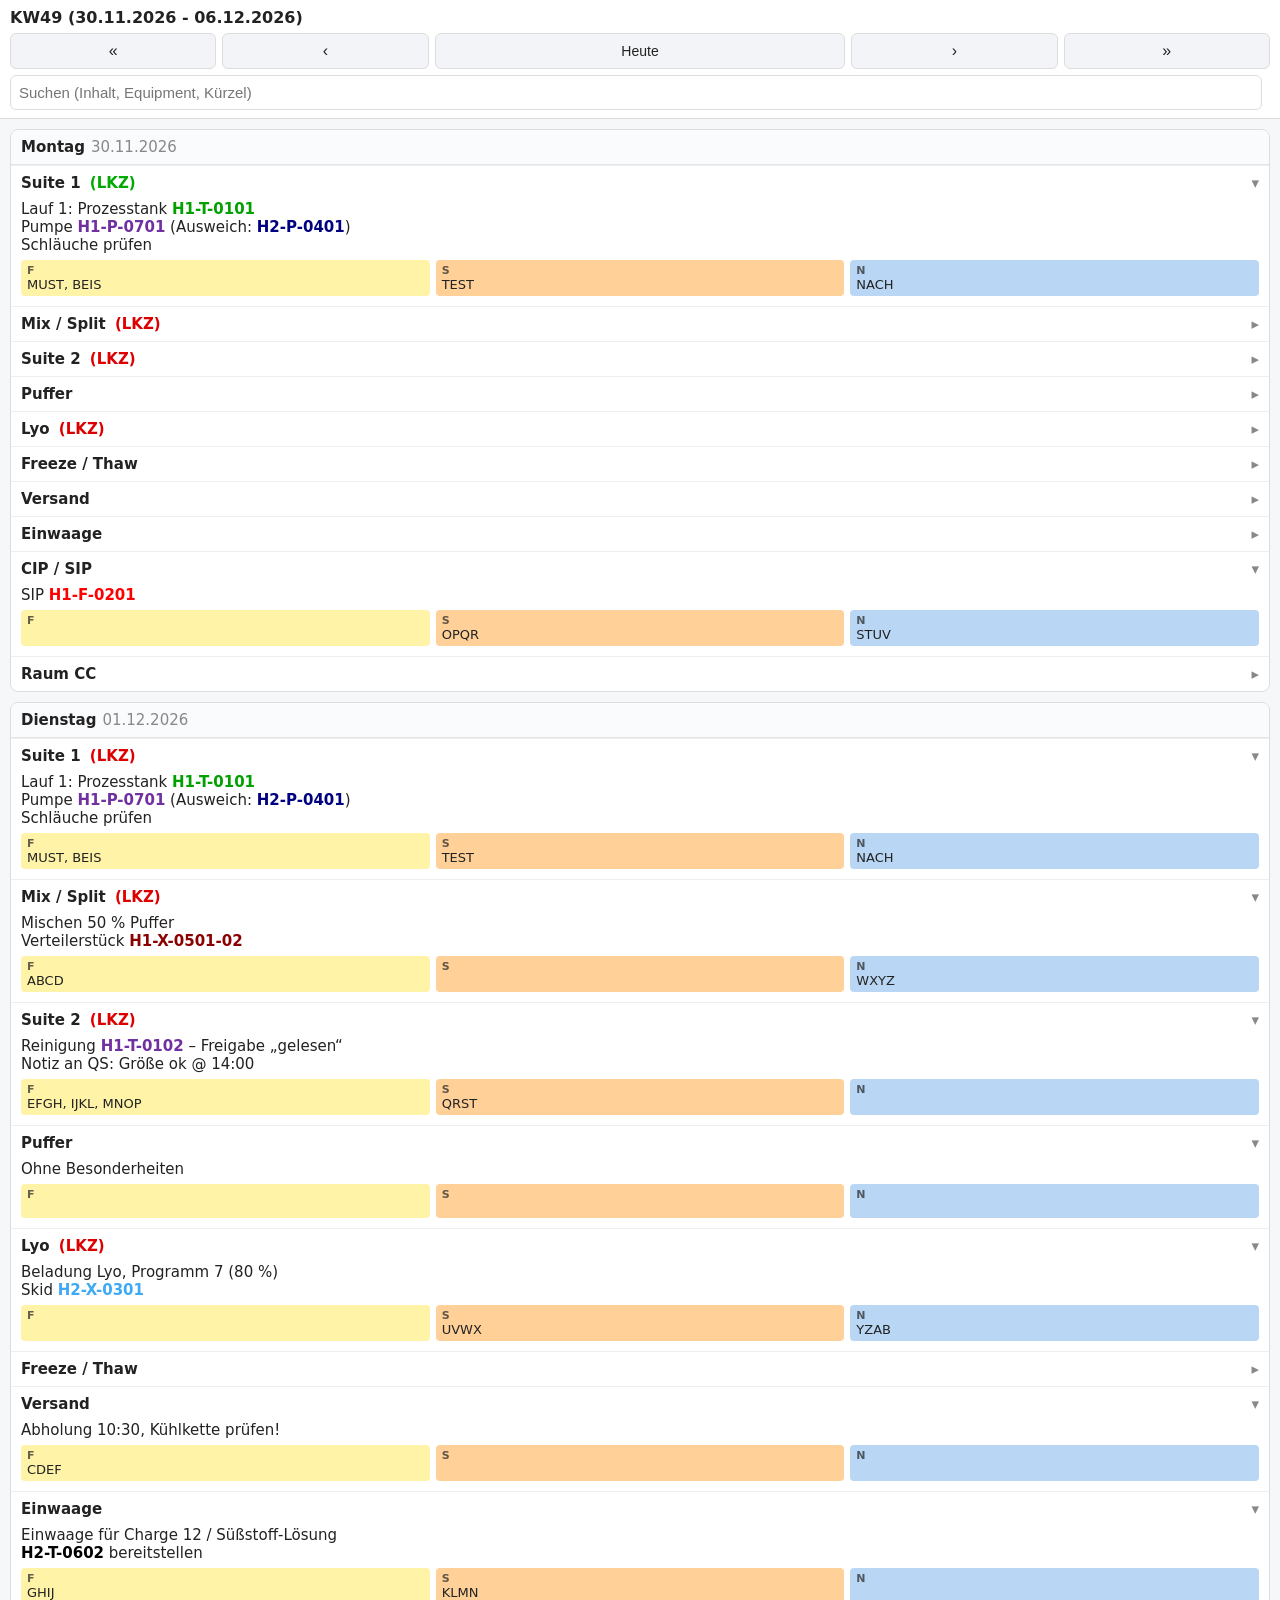
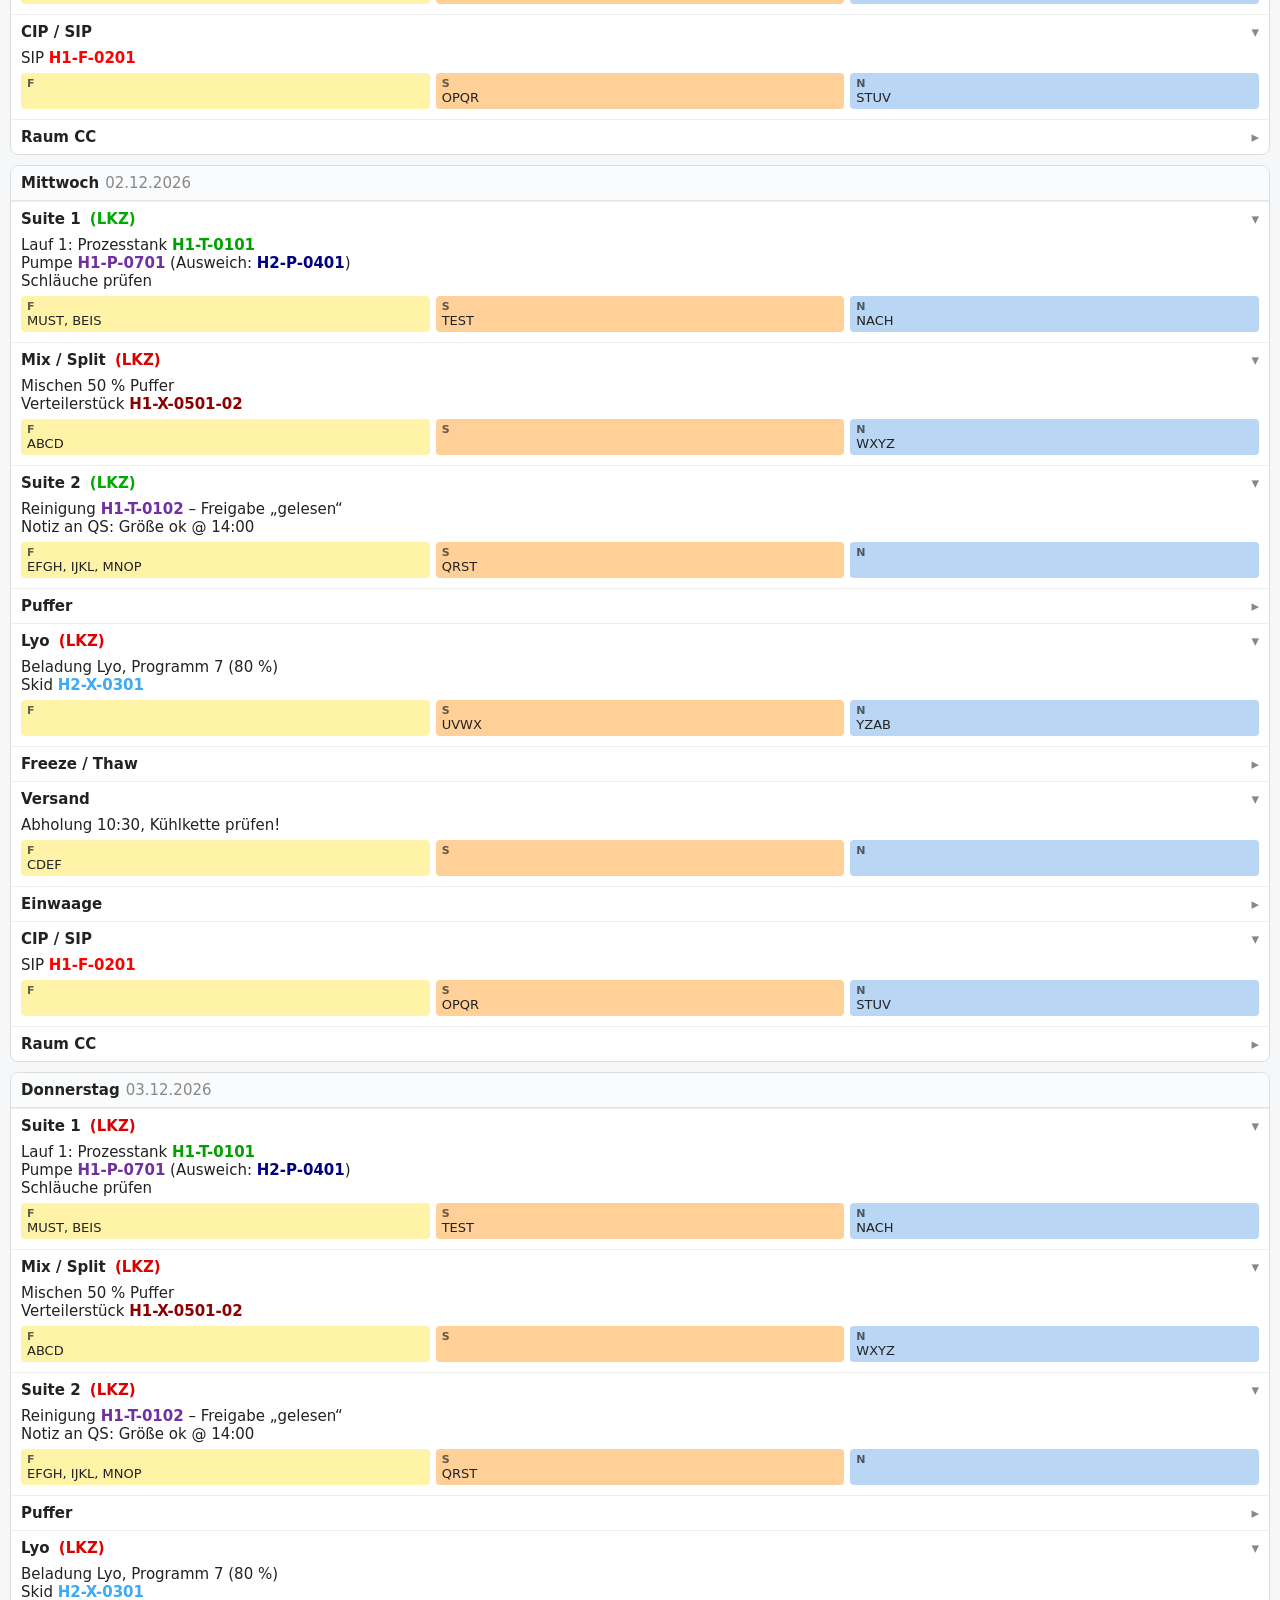
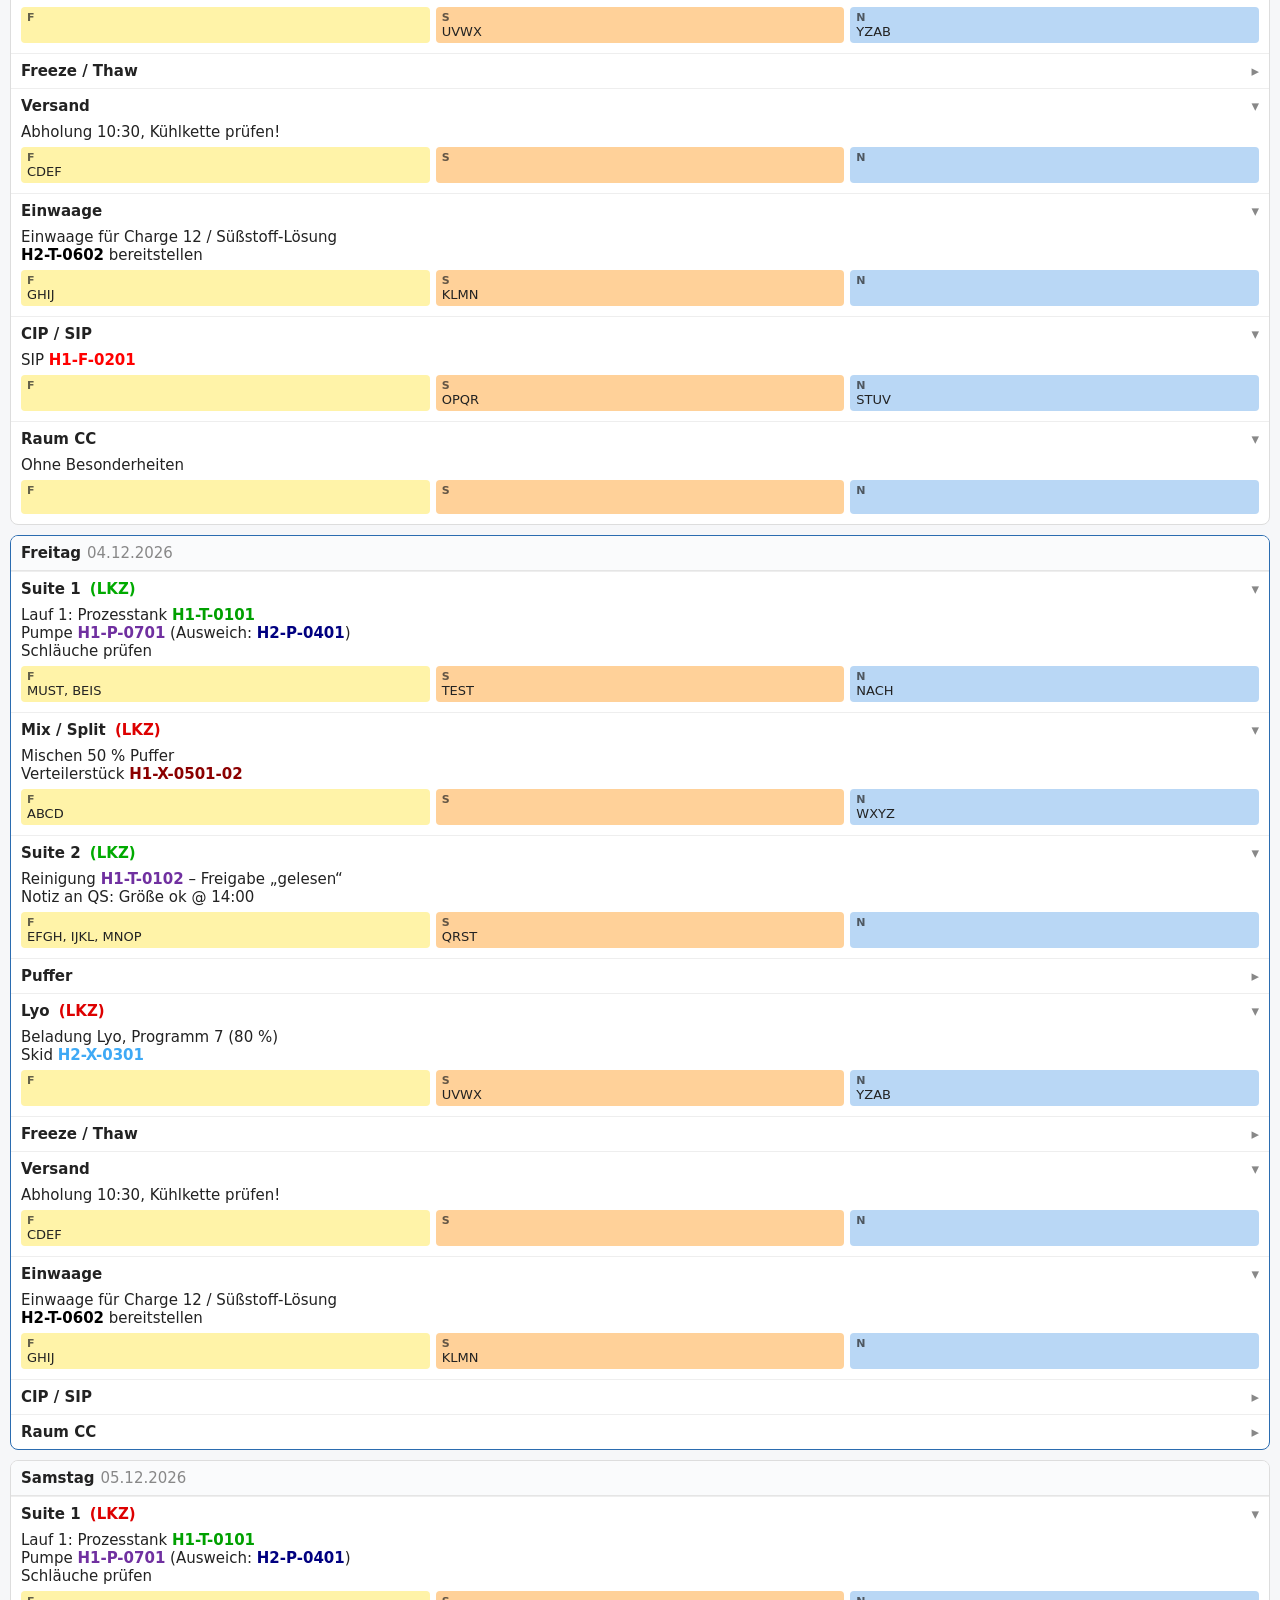
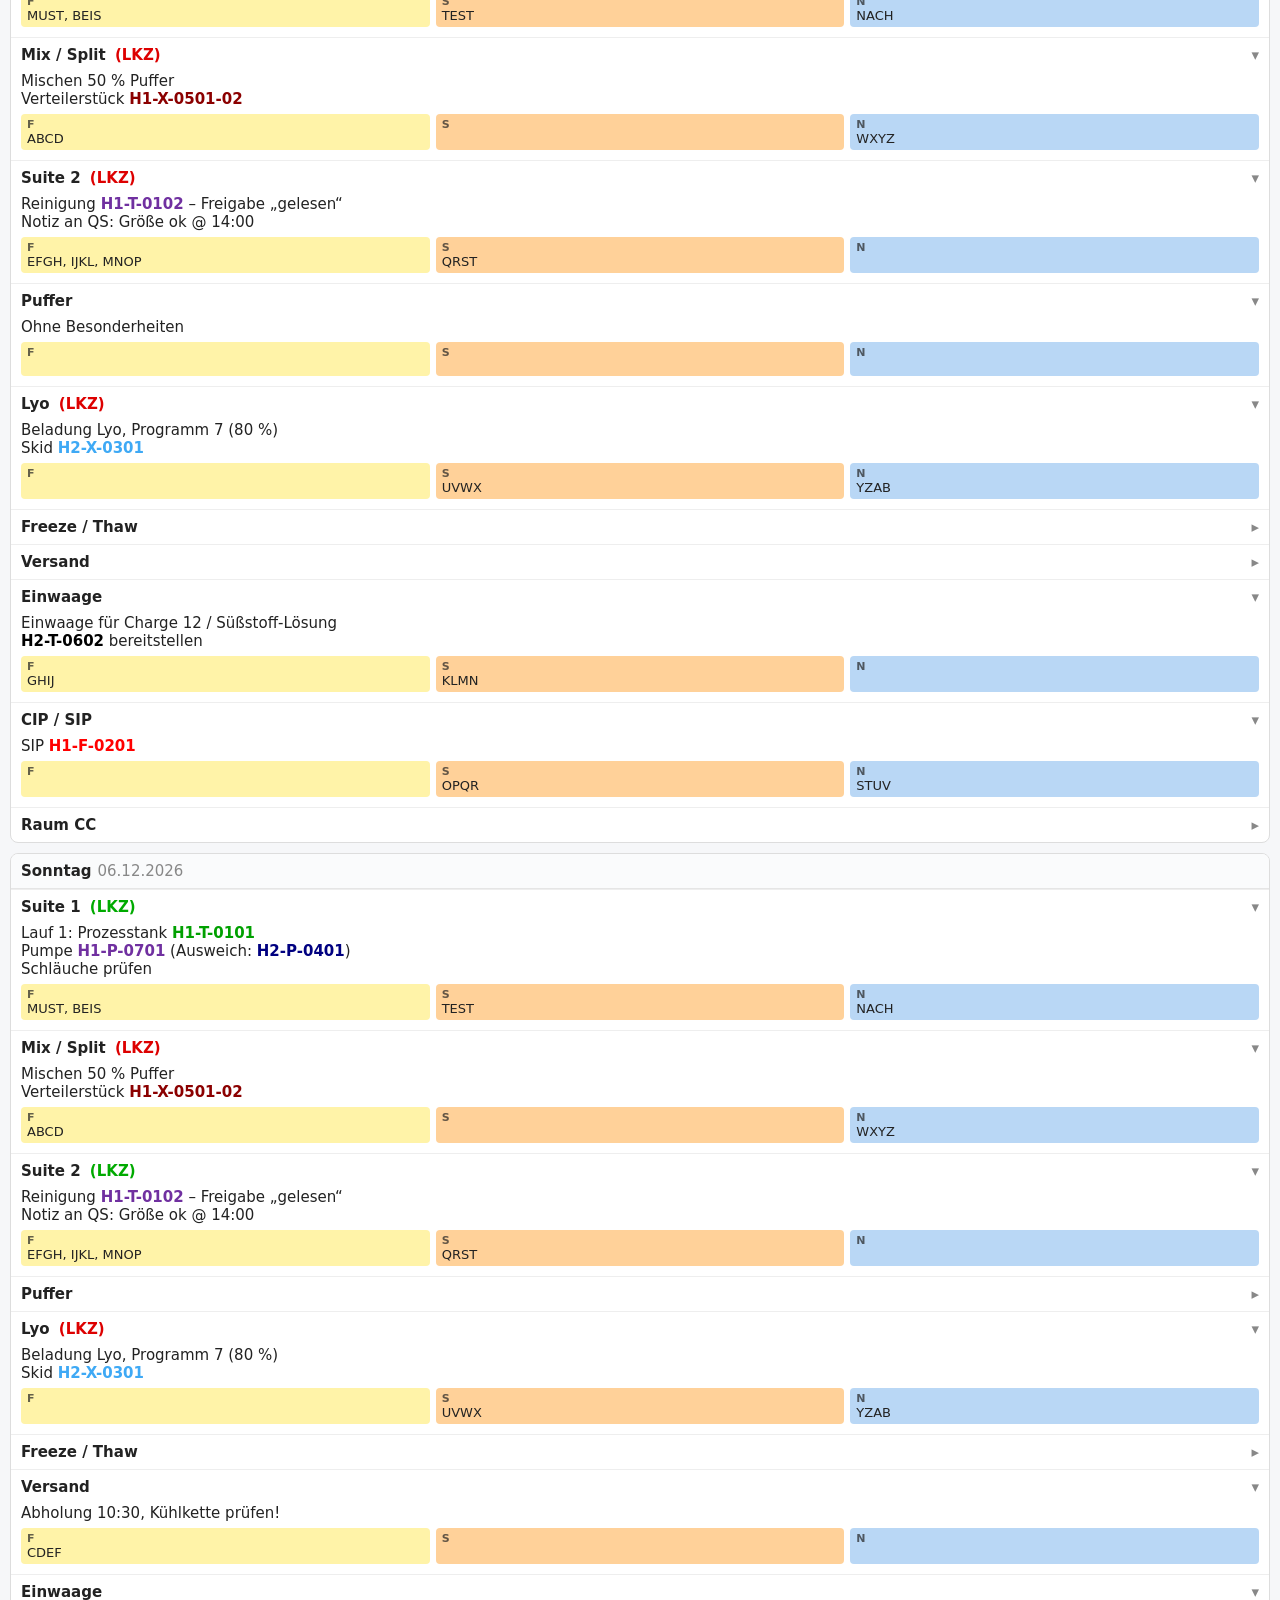
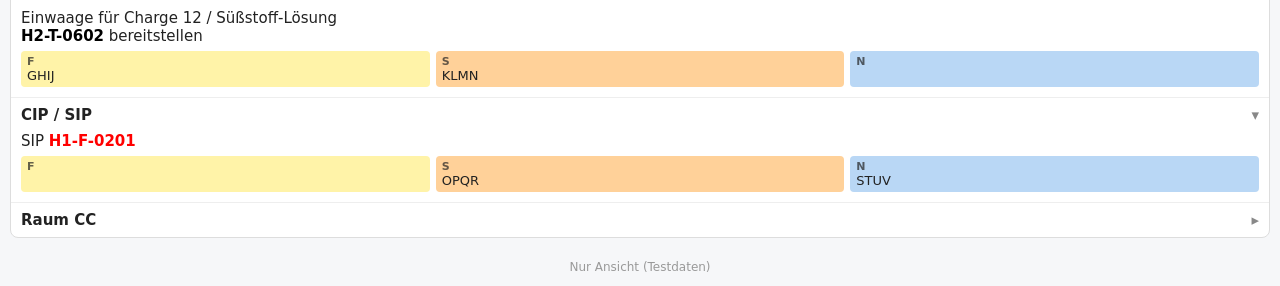
<file: web/index.html>
<!DOCTYPE html>
<html lang="de">
<head>
<meta charset="utf-8">
<meta name="viewport" content="width=device-width, initial-scale=1">
<meta name="theme-color" content="#2b6cb0">
<title>Arbeitsplan</title>
<link rel="manifest" href="manifest.json">
<link rel="icon" href="icon.svg">
<link rel="apple-touch-icon" href="icon.svg">
<link rel="stylesheet" href="style.css">
</head>
<body>
<header>
  <div id="kw"></div>
  <div class="nav">
    <button id="pw" aria-label="Vorherige Woche">&laquo;</button>
    <button id="pd" aria-label="Vorheriger Tag">&lsaquo;</button>
    <button id="today">Heute</button>
    <button id="nd" aria-label="Nächster Tag">&rsaquo;</button>
    <button id="nw" aria-label="Nächste Woche">&raquo;</button>
  </div>
  <div class="search"><input id="q" type="search" placeholder="Suchen (Inhalt, Equipment, Kürzel)"><span id="cnt"></span></div>
</header>
<main id="days"></main>
<footer>Nur Ansicht (Testdaten)</footer>
<script src="data.js"></script>
<script src="app.js"></script>
</body>
</html>
</file>
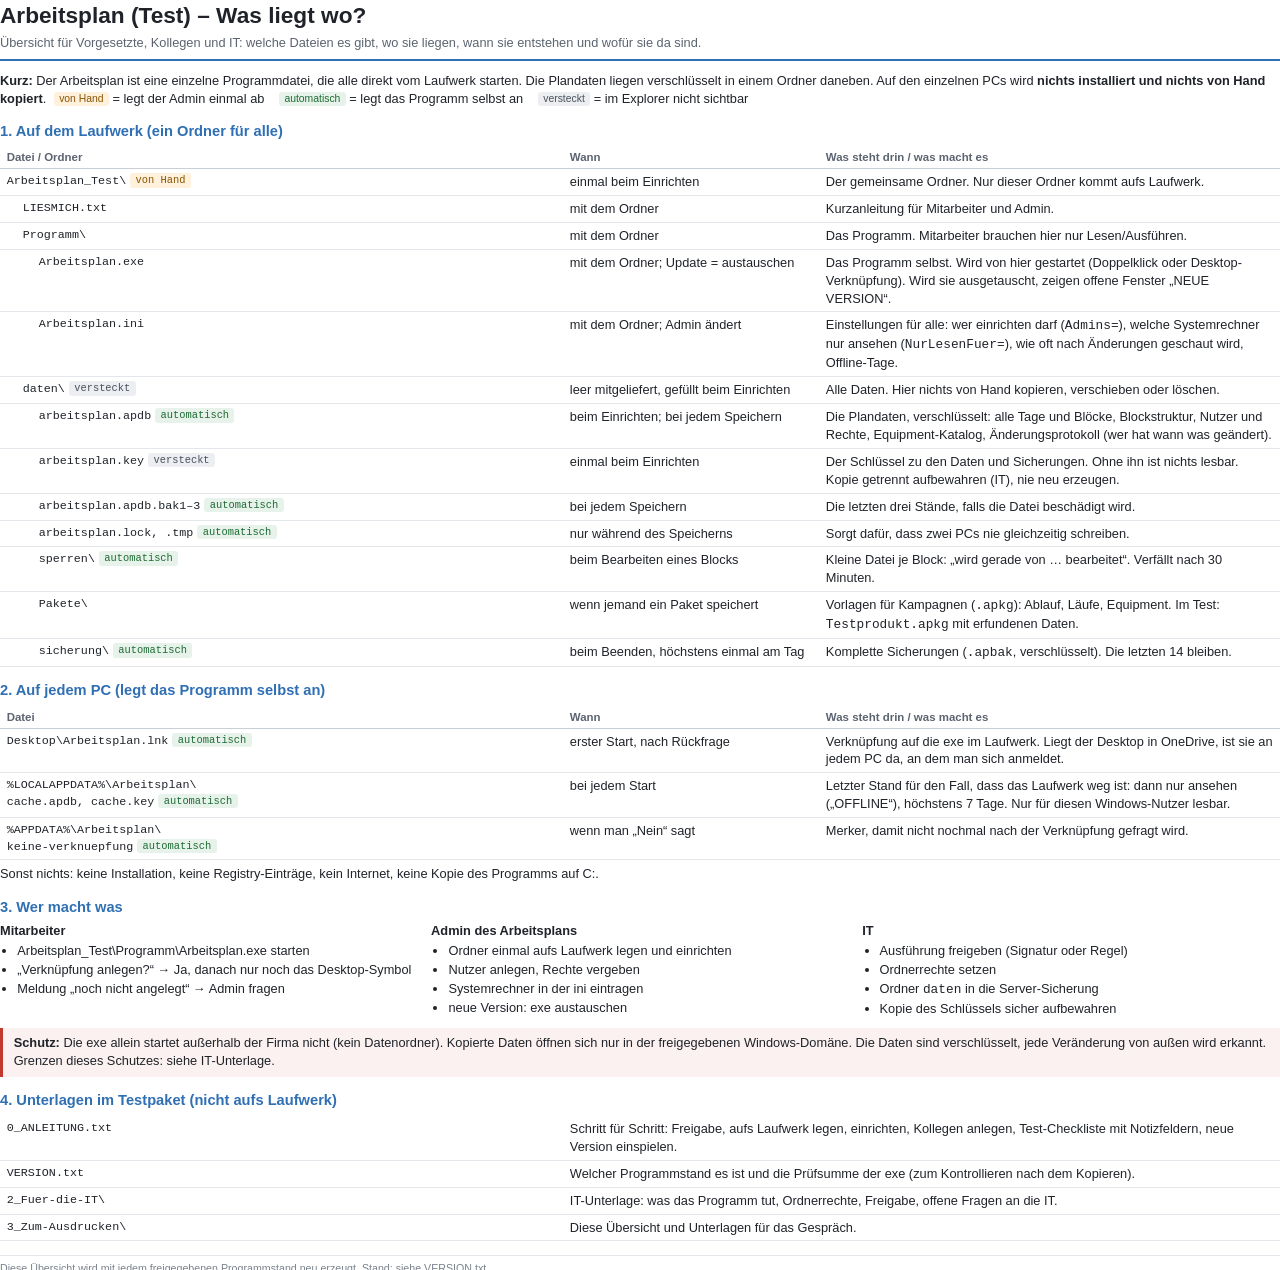
<file: config/Uebersicht.html>
<!doctype html>
<html lang="de"><head><meta charset="utf-8"><title>Arbeitsplan – Was liegt wo?</title>
<style>
@page { size: A4; margin: 14mm 16mm; }
body { font: 9.6pt/1.4 "Segoe UI", Arial, sans-serif; color: #1f2329; margin: 0; background: #fff; }
h1 { font-size: 17pt; margin: 0 0 2pt; }
.sub { color: #5b6470; margin-bottom: 8pt; border-bottom: 2px solid #2f6fb3; padding-bottom: 5pt; }
h2 { font-size: 11pt; color: #2f6fb3; margin: 10pt 0 4pt; break-after: avoid; }
p { margin: 0 0 4pt; }
table { border-collapse: collapse; width: 100%; break-inside: auto; }
th { text-align: left; font-size: 8.6pt; color: #5b6470; font-weight: 600; border-bottom: 1.5px solid #c9cfd6; padding: 2pt 5pt; }
td { padding: 3pt 5pt; border-bottom: 1px solid #e3e6ea; vertical-align: top; }
tr { break-inside: avoid; }
td.p { font-family: Consolas, "Courier New", monospace; font-size: 8.8pt; white-space: nowrap; }
td.p .i1 { padding-left: 12pt; } td.p .i2 { padding-left: 24pt; }
.tag { display: inline-block; font-size: 7.8pt; padding: 0 4pt; border-radius: 3px; margin-left: 3pt; vertical-align: 1px; }
.auto { background: #e7f3ea; color: #1e6b34; } .hand { background: #fff1dc; color: #8a5300; } .hid { background: #eceef1; color: #4a525c; }
.cols { display: flex; gap: 10pt; } .cols > div { flex: 1; }
.box { background: #f3f6fa; border-left: 3px solid #2f6fb3; padding: 5pt 8pt; margin-top: 6pt; }
.warn { border-left-color: #c0392b; background: #fbf1f0; }
ul { margin: 0; padding-left: 13pt; } li { margin: 1pt 0; }
.foot { color: #7a828c; font-size: 8pt; margin-top: 10pt; border-top: 1px solid #e3e6ea; padding-top: 4pt; }
</style></head><body>

<h1>Arbeitsplan (Test) – Was liegt wo?</h1>
<div class="sub">Übersicht für Vorgesetzte, Kollegen und IT: welche Dateien es gibt, wo sie liegen, wann sie entstehen und wofür sie da sind.</div>

<p><b>Kurz:</b> Der Arbeitsplan ist eine einzelne Programmdatei, die alle direkt vom Laufwerk starten. Die Plandaten liegen verschlüsselt in einem Ordner daneben. Auf den einzelnen PCs wird <b>nichts installiert und nichts von Hand kopiert</b>.
<span class="tag hand">von Hand</span> = legt der Admin einmal ab &nbsp; <span class="tag auto">automatisch</span> = legt das Programm selbst an &nbsp; <span class="tag hid">versteckt</span> = im Explorer nicht sichtbar</p>

<h2>1. Auf dem Laufwerk (ein Ordner für alle)</h2>
<table>
<tr><th style="width:44%">Datei / Ordner</th><th style="width:20%">Wann</th><th>Was steht drin / was macht es</th></tr>
<tr><td class="p">Arbeitsplan_Test\<span class="tag hand">von Hand</span></td><td>einmal beim Einrichten</td><td>Der gemeinsame Ordner. Nur dieser Ordner kommt aufs Laufwerk.</td></tr>
<tr><td class="p"><div class="i1">LIESMICH.txt</div></td><td>mit dem Ordner</td><td>Kurzanleitung für Mitarbeiter und Admin.</td></tr>
<tr><td class="p"><div class="i1">Programm\</div></td><td>mit dem Ordner</td><td>Das Programm. Mitarbeiter brauchen hier nur Lesen/Ausführen.</td></tr>
<tr><td class="p"><div class="i2">Arbeitsplan.exe</div></td><td>mit dem Ordner; Update = austauschen</td><td>Das Programm selbst. Wird von hier gestartet (Doppelklick oder Desktop-Verknüpfung). Wird sie ausgetauscht, zeigen offene Fenster „NEUE VERSION“.</td></tr>
<tr><td class="p"><div class="i2">Arbeitsplan.ini</div></td><td>mit dem Ordner; Admin ändert</td><td>Einstellungen für alle: wer einrichten darf (<code>Admins=</code>), welche Systemrechner nur ansehen (<code>NurLesenFuer=</code>), wie oft nach Änderungen geschaut wird, Offline-Tage.</td></tr>
<tr><td class="p"><div class="i1">daten\<span class="tag hid">versteckt</span></div></td><td>leer mitgeliefert, gefüllt beim Einrichten</td><td>Alle Daten. Hier nichts von Hand kopieren, verschieben oder löschen.</td></tr>
<tr><td class="p"><div class="i2">arbeitsplan.apdb<span class="tag auto">automatisch</span></div></td><td>beim Einrichten; bei jedem Speichern</td><td>Die Plandaten, verschlüsselt: alle Tage und Blöcke, Blockstruktur, Nutzer und Rechte, Equipment-Katalog, Änderungsprotokoll (wer hat wann was geändert).</td></tr>
<tr><td class="p"><div class="i2">arbeitsplan.key<span class="tag hid">versteckt</span></div></td><td>einmal beim Einrichten</td><td>Der Schlüssel zu den Daten und Sicherungen. Ohne ihn ist nichts lesbar. Kopie getrennt aufbewahren (IT), nie neu erzeugen.</td></tr>
<tr><td class="p"><div class="i2">arbeitsplan.apdb.bak1–3<span class="tag auto">automatisch</span></div></td><td>bei jedem Speichern</td><td>Die letzten drei Stände, falls die Datei beschädigt wird.</td></tr>
<tr><td class="p"><div class="i2">arbeitsplan.lock, .tmp<span class="tag auto">automatisch</span></div></td><td>nur während des Speicherns</td><td>Sorgt dafür, dass zwei PCs nie gleichzeitig schreiben.</td></tr>
<tr><td class="p"><div class="i2">sperren\<span class="tag auto">automatisch</span></div></td><td>beim Bearbeiten eines Blocks</td><td>Kleine Datei je Block: „wird gerade von … bearbeitet“. Verfällt nach 30 Minuten.</td></tr>
<tr><td class="p"><div class="i2">Pakete\</div></td><td>wenn jemand ein Paket speichert</td><td>Vorlagen für Kampagnen (<code>.apkg</code>): Ablauf, Läufe, Equipment. Im Test: <code>Testprodukt.apkg</code> mit erfundenen Daten.</td></tr>
<tr><td class="p"><div class="i2">sicherung\<span class="tag auto">automatisch</span></div></td><td>beim Beenden, höchstens einmal am Tag</td><td>Komplette Sicherungen (<code>.apbak</code>, verschlüsselt). Die letzten 14 bleiben.</td></tr>
</table>

<h2>2. Auf jedem PC (legt das Programm selbst an)</h2>
<table>
<tr><th style="width:44%">Datei</th><th style="width:20%">Wann</th><th>Was steht drin / was macht es</th></tr>
<tr><td class="p">Desktop\Arbeitsplan.lnk<span class="tag auto">automatisch</span></td><td>erster Start, nach Rückfrage</td><td>Verknüpfung auf die exe im Laufwerk. Liegt der Desktop in OneDrive, ist sie an jedem PC da, an dem man sich anmeldet.</td></tr>
<tr><td class="p">%LOCALAPPDATA%\Arbeitsplan\<br>cache.apdb, cache.key<span class="tag auto">automatisch</span></td><td>bei jedem Start</td><td>Letzter Stand für den Fall, dass das Laufwerk weg ist: dann nur ansehen („OFFLINE“), höchstens 7 Tage. Nur für diesen Windows-Nutzer lesbar.</td></tr>
<tr><td class="p">%APPDATA%\Arbeitsplan\<br>keine-verknuepfung<span class="tag auto">automatisch</span></td><td>wenn man „Nein“ sagt</td><td>Merker, damit nicht nochmal nach der Verknüpfung gefragt wird.</td></tr>
</table>
<p style="margin-top:4pt">Sonst nichts: keine Installation, keine Registry-Einträge, kein Internet, keine Kopie des Programms auf C:.</p>

<h2>3. Wer macht was</h2>
<div class="cols">
<div><b>Mitarbeiter</b><ul>
<li>Arbeitsplan_Test\Programm\Arbeitsplan.exe starten</li>
<li>„Verknüpfung anlegen?“ → Ja, danach nur noch das Desktop-Symbol</li>
<li>Meldung „noch nicht angelegt“ → Admin fragen</li></ul></div>
<div><b>Admin des Arbeitsplans</b><ul>
<li>Ordner einmal aufs Laufwerk legen und einrichten</li>
<li>Nutzer anlegen, Rechte vergeben</li>
<li>Systemrechner in der ini eintragen</li>
<li>neue Version: exe austauschen</li></ul></div>
<div><b>IT</b><ul>
<li>Ausführung freigeben (Signatur oder Regel)</li>
<li>Ordnerrechte setzen</li>
<li>Ordner <code>daten</code> in die Server-Sicherung</li>
<li>Kopie des Schlüssels sicher aufbewahren</li></ul></div>
</div>

<div class="box warn"><b>Schutz:</b> Die exe allein startet außerhalb der Firma nicht (kein Datenordner). Kopierte Daten öffnen sich nur in der freigegebenen Windows-Domäne. Die Daten sind verschlüsselt, jede Veränderung von außen wird erkannt. Grenzen dieses Schutzes: siehe IT-Unterlage.</div>

<h2>4. Unterlagen im Testpaket (nicht aufs Laufwerk)</h2>
<table>
<tr><td class="p" style="width:44%">0_ANLEITUNG.txt</td><td>Schritt für Schritt: Freigabe, aufs Laufwerk legen, einrichten, Kollegen anlegen, Test-Checkliste mit Notizfeldern, neue Version einspielen.</td></tr>
<tr><td class="p">VERSION.txt</td><td>Welcher Programmstand es ist und die Prüfsumme der exe (zum Kontrollieren nach dem Kopieren).</td></tr>
<tr><td class="p">2_Fuer-die-IT\</td><td>IT-Unterlage: was das Programm tut, Ordnerrechte, Freigabe, offene Fragen an die IT.</td></tr>
<tr><td class="p">3_Zum-Ausdrucken\</td><td>Diese Übersicht und Unterlagen für das Gespräch.</td></tr>
</table>

<div class="foot">Diese Übersicht wird mit jedem freigegebenen Programmstand neu erzeugt. Stand: siehe VERSION.txt.</div>
</body></html>
</file>
<file: web/style.css>
* { box-sizing: border-box; }
body { margin: 0; font-family: "Segoe UI", system-ui, -apple-system, Roboto, sans-serif; background: #f6f7f9; color: #222; font-size: 15px; }
header { position: sticky; top: 0; z-index: 5; background: #fff; border-bottom: 1px solid #ddd; padding: 8px 10px; }
#kw { font-weight: 700; font-size: 16px; margin-bottom: 6px; }
.nav { display: flex; gap: 6px; margin-bottom: 6px; }
.nav button { flex: 1; padding: 8px 0; border: 1px solid #ddd; background: #f2f4f7; border-radius: 6px; font-size: 16px; color: #222; }
.nav button:active { background: #e2e6ec; }
.nav #today { flex: 2; font-size: 14px; }
.search { display: flex; align-items: center; gap: 8px; }
.search input { flex: 1; padding: 8px; border: 1px solid #ddd; border-radius: 6px; font-size: 15px; min-width: 0; }
#cnt { color: #666; font-size: 13px; white-space: nowrap; }
.day { background: #fff; border: 1px solid #ddd; border-radius: 8px; margin: 10px; overflow: hidden; }
.day.today { border-color: #2b6cb0; }
.dh { padding: 8px 10px; background: #fafbfc; border-bottom: 1px solid #e5e5e5; }
.dh b { font-weight: 700; }
.dh span { color: #888; margin-left: 6px; }
.row { border-top: 1px solid #eee; }
.rh { display: flex; align-items: center; padding: 8px 10px; cursor: pointer; }
.rn { flex: 1; font-weight: 600; }
.lkz { font-weight: 600; margin-left: 4px; }
.lkz.r { color: #d00; }
.lkz.g { color: #0a0; }
.dot { color: #f08c00; margin-right: 6px; }
.arr { color: #888; width: 16px; text-align: right; }
.rb { padding: 0 10px 10px; }
.txt { white-space: pre-wrap; word-wrap: break-word; margin-bottom: 6px; }
.sh { display: flex; gap: 6px; margin-top: 4px; }
.sh div { flex: 1; min-height: 34px; padding: 4px 6px; border-radius: 4px; font-size: 13px; min-width: 0; word-wrap: break-word; }
.sh i { font-style: normal; font-weight: 700; display: block; font-size: 11px; opacity: .7; }
.F { background: #fff3a8; }
.S { background: #ffd199; }
.N { background: #b9d7f5; }
mark { background: #ffe500; padding: 0; }
footer { text-align: center; color: #999; font-size: 12px; padding: 12px; }
</file>
